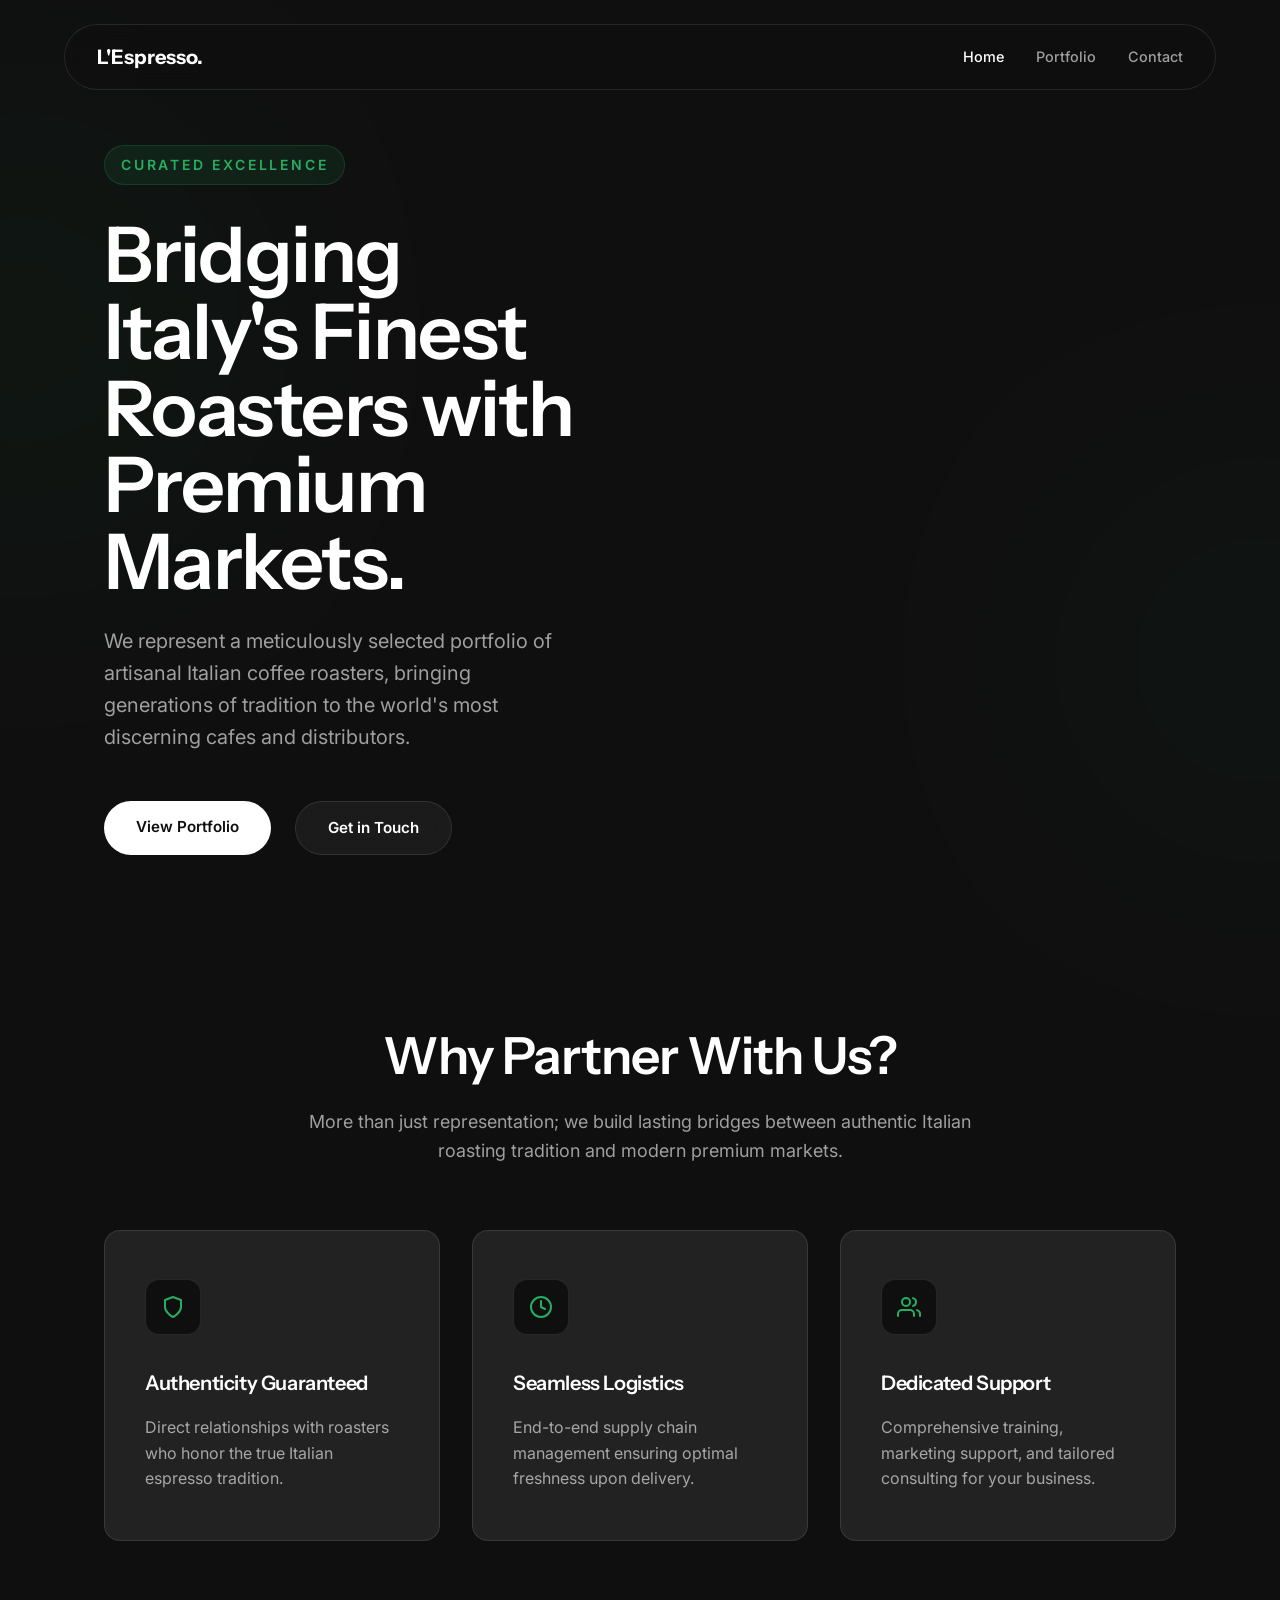
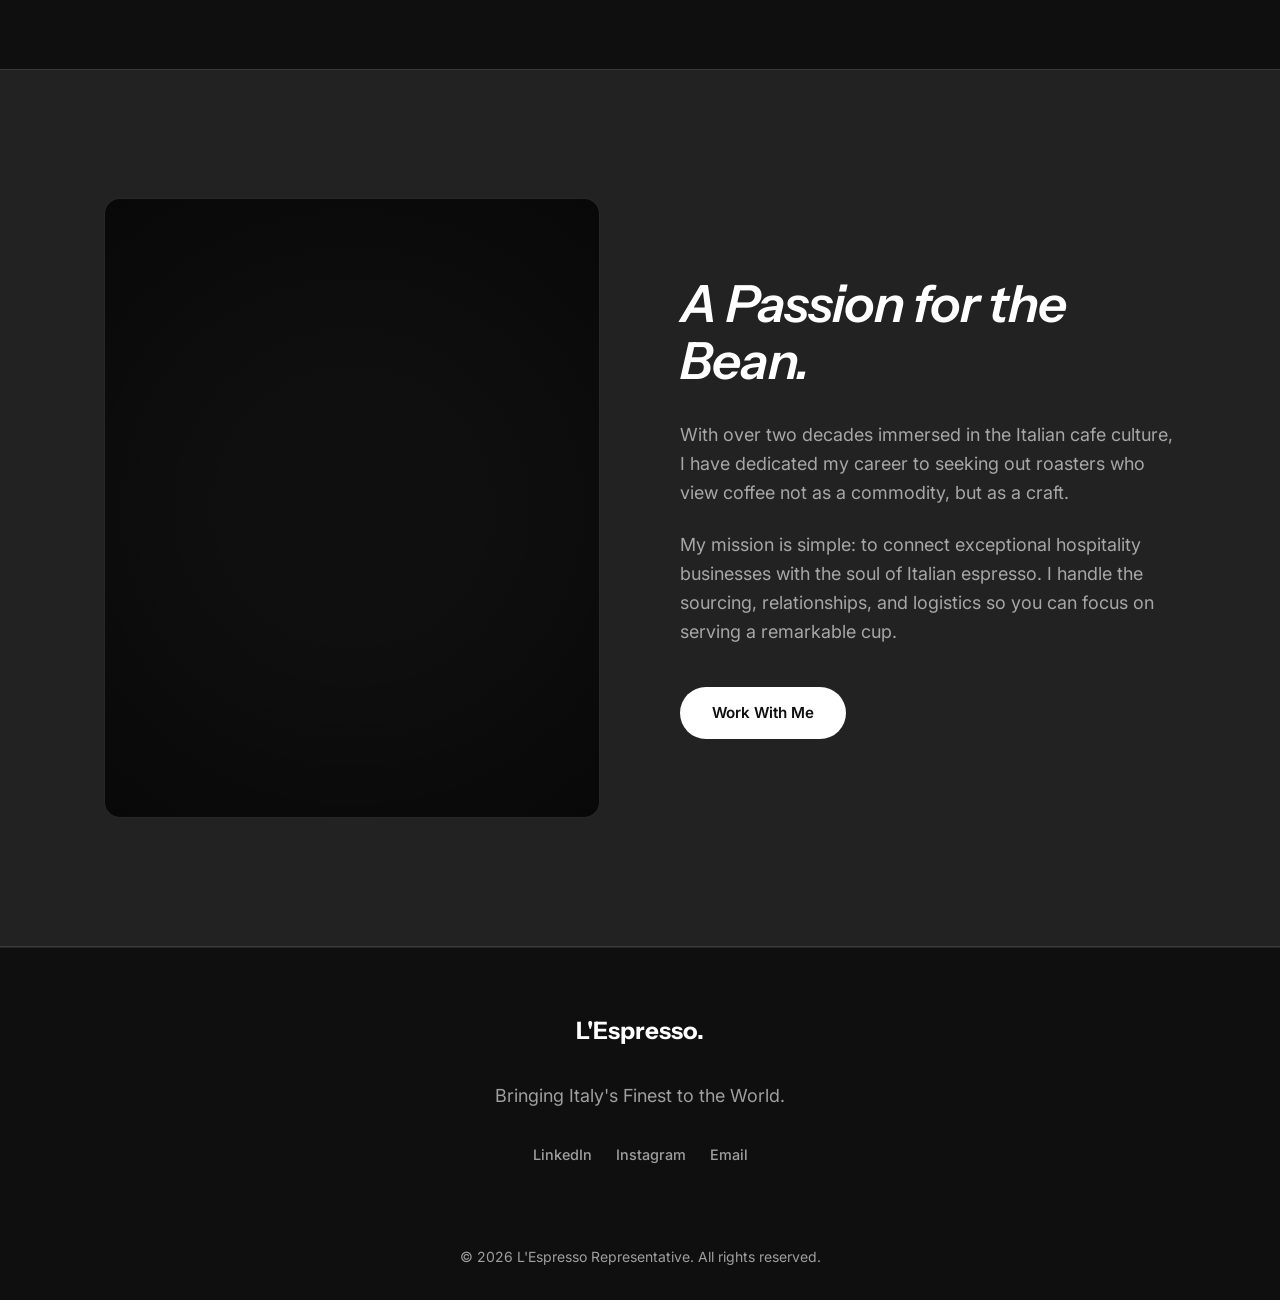
<file: index.html>
<!DOCTYPE html>
<html lang="en">

<head>
    <meta charset="UTF-8">
    <meta name="viewport" content="width=device-width, initial-scale=1.0">
    <title>Italian Coffee Representative | Premium Portfolio</title>
    <meta name="description" content="Representing the finest Italian coffee roasters for the discerning market.">

    <!-- Google Fonts: Playfair Display & Inter -->
    <link rel="preconnect" href="https://fonts.googleapis.com">
    <link rel="preconnect" href="https://fonts.gstatic.com" crossorigin>
    <link
        href="https://fonts.googleapis.com/css2?family=Inter:wght@300;400;500&family=Playfair+Display:ital,wght@0,400;0,500;0,600;1,400&display=swap"
        rel="stylesheet">

    <link rel="stylesheet" href="styles/main.css">
    <link rel="stylesheet" href="styles/home.css">
</head>

<body>

    <!-- Navigation -->
    <nav>
        <div class="container">
            <a href="index.html" class="logo">L'Espresso.</a>

            <ul class="nav-links">
                <li><a href="index.html" class="active">Home</a></li>
                <li><a href="companies.html">Portfolio</a></li>
                <li><a href="contact.html">Contact</a></li>
            </ul>

            <button class="mobile-menu-btn" aria-label="Toggle menu">
                <span></span>
                <span></span>
                <span></span>
            </button>
        </div>
    </nav>

    <main>
        <!-- Background Ambient Glow -->
        <div class="glow-blur" style="top: 20%; left: -10%;"></div>
        <div class="glow-blur" style="bottom: 10%; right: -10%; opacity: 0.1;"></div>

        <!-- Hero Section -->
        <section class="hero">
            <div class="container hero-content">
                <div class="hero-text animate-on-scroll">
                    <span class="eyebrow">Curated Excellence</span>
                    <h1>Bridging Italy's Finest Roasters with Premium Markets.</h1>
                    <p>We represent a meticulously selected portfolio of artisanal Italian coffee roasters, bringing
                        generations of tradition to the world's most discerning cafes and distributors.</p>
                    <div class="hero-actions">
                        <a href="companies.html" class="btn btn-primary">View Portfolio</a>
                        <a href="contact.html" class="btn btn-outline">Get in Touch</a>
                    </div>
                </div>
                <!-- Image goes here in CSS -->
            </div>
        </section>

        <!-- Value Proposition Section -->
        <section class="value-prop section">
            <div class="container">
                <div class="section-header text-center animate-on-scroll">
                    <h2>Why Partner With Us?</h2>
                    <p>More than just representation; we build lasting bridges between authentic Italian roasting
                        tradition and modern premium markets.</p>
                </div>

                <div class="features-grid">
                    <div class="feature-card animate-on-scroll">
                        <div class="feature-icon">
                            <!-- SVG for authenticity -->
                            <svg xmlns="http://www.w3.org/2000/svg" width="24" height="24" viewBox="0 0 24 24"
                                fill="none" stroke="currentColor" stroke-width="2" stroke-linecap="round"
                                stroke-linejoin="round">
                                <path d="M12 22s8-4 8-10V5l-8-3-8 3v7c0 6 8 10 8 10z"></path>
                            </svg>
                        </div>
                        <h3>Authenticity Guaranteed</h3>
                        <p>Direct relationships with roasters who honor the true Italian espresso tradition.</p>
                    </div>

                    <div class="feature-card animate-on-scroll" style="transition-delay: 0.1s;">
                        <div class="feature-icon">
                            <!-- SVG for logistics -->
                            <svg xmlns="http://www.w3.org/2000/svg" width="24" height="24" viewBox="0 0 24 24"
                                fill="none" stroke="currentColor" stroke-width="2" stroke-linecap="round"
                                stroke-linejoin="round">
                                <circle cx="12" cy="12" r="10"></circle>
                                <polyline points="12 6 12 12 16 14"></polyline>
                            </svg>
                        </div>
                        <h3>Seamless Logistics</h3>
                        <p>End-to-end supply chain management ensuring optimal freshness upon delivery.</p>
                    </div>

                    <div class="feature-card animate-on-scroll" style="transition-delay: 0.2s;">
                        <div class="feature-icon">
                            <!-- SVG for partnership -->
                            <svg xmlns="http://www.w3.org/2000/svg" width="24" height="24" viewBox="0 0 24 24"
                                fill="none" stroke="currentColor" stroke-width="2" stroke-linecap="round"
                                stroke-linejoin="round">
                                <path d="M17 21v-2a4 4 0 0 0-4-4H5a4 4 0 0 0-4 4v2"></path>
                                <circle cx="9" cy="7" r="4"></circle>
                                <path d="M23 21v-2a4 4 0 0 0-3-3.87"></path>
                                <path d="M16 3.13a4 4 0 0 1 0 7.75"></path>
                            </svg>
                        </div>
                        <h3>Dedicated Support</h3>
                        <p>Comprehensive training, marketing support, and tailored consulting for your business.</p>
                    </div>
                </div>
            </div>
        </section>

        <!-- About Representative Section -->
        <section class="about section bg-secondary">
            <div class="container about-container">
                <div class="about-image animate-on-scroll">
                    <!-- Placeholder color in CSS -->
                    <div class="image-wrapper"></div>
                </div>
                <div class="about-text animate-on-scroll">
                    <h2>A Passion for the Bean.</h2>
                    <p>With over two decades immersed in the Italian cafe culture, I have dedicated my career to seeking
                        out roasters who view coffee not as a commodity, but as a craft.</p>
                    <p>My mission is simple: to connect exceptional hospitality businesses with the soul of Italian
                        espresso. I handle the sourcing, relationships, and logistics so you can focus on serving a
                        remarkable cup.</p>
                    <a href="contact.html" class="btn btn-primary" style="margin-top: 1rem;">Work With Me</a>
                </div>
            </div>
        </section>
    </main>

    <!-- Footer -->
    <footer>
        <div class="container">
            <div class="footer-content">
                <a href="index.html" class="footer-logo">L'Espresso.</a>
                <p>Bringing Italy's Finest to the World.</p>
                <div class="social-links">
                    <a href="#" aria-label="LinkedIn">LinkedIn</a>
                    <a href="#" aria-label="Instagram">Instagram</a>
                    <a href="mailto:contact@example.com">Email</a>
                </div>
            </div>
            <div class="footer-bottom">
                &copy; <span id="year">2026</span> L'Espresso Representative. All rights reserved.
            </div>
        </div>
    </footer>

    <script src="scripts/main.js"></script>
    <script>document.getElementById('year').textContent = new Date().getFullYear();</script>
</body>

</html>
</file>
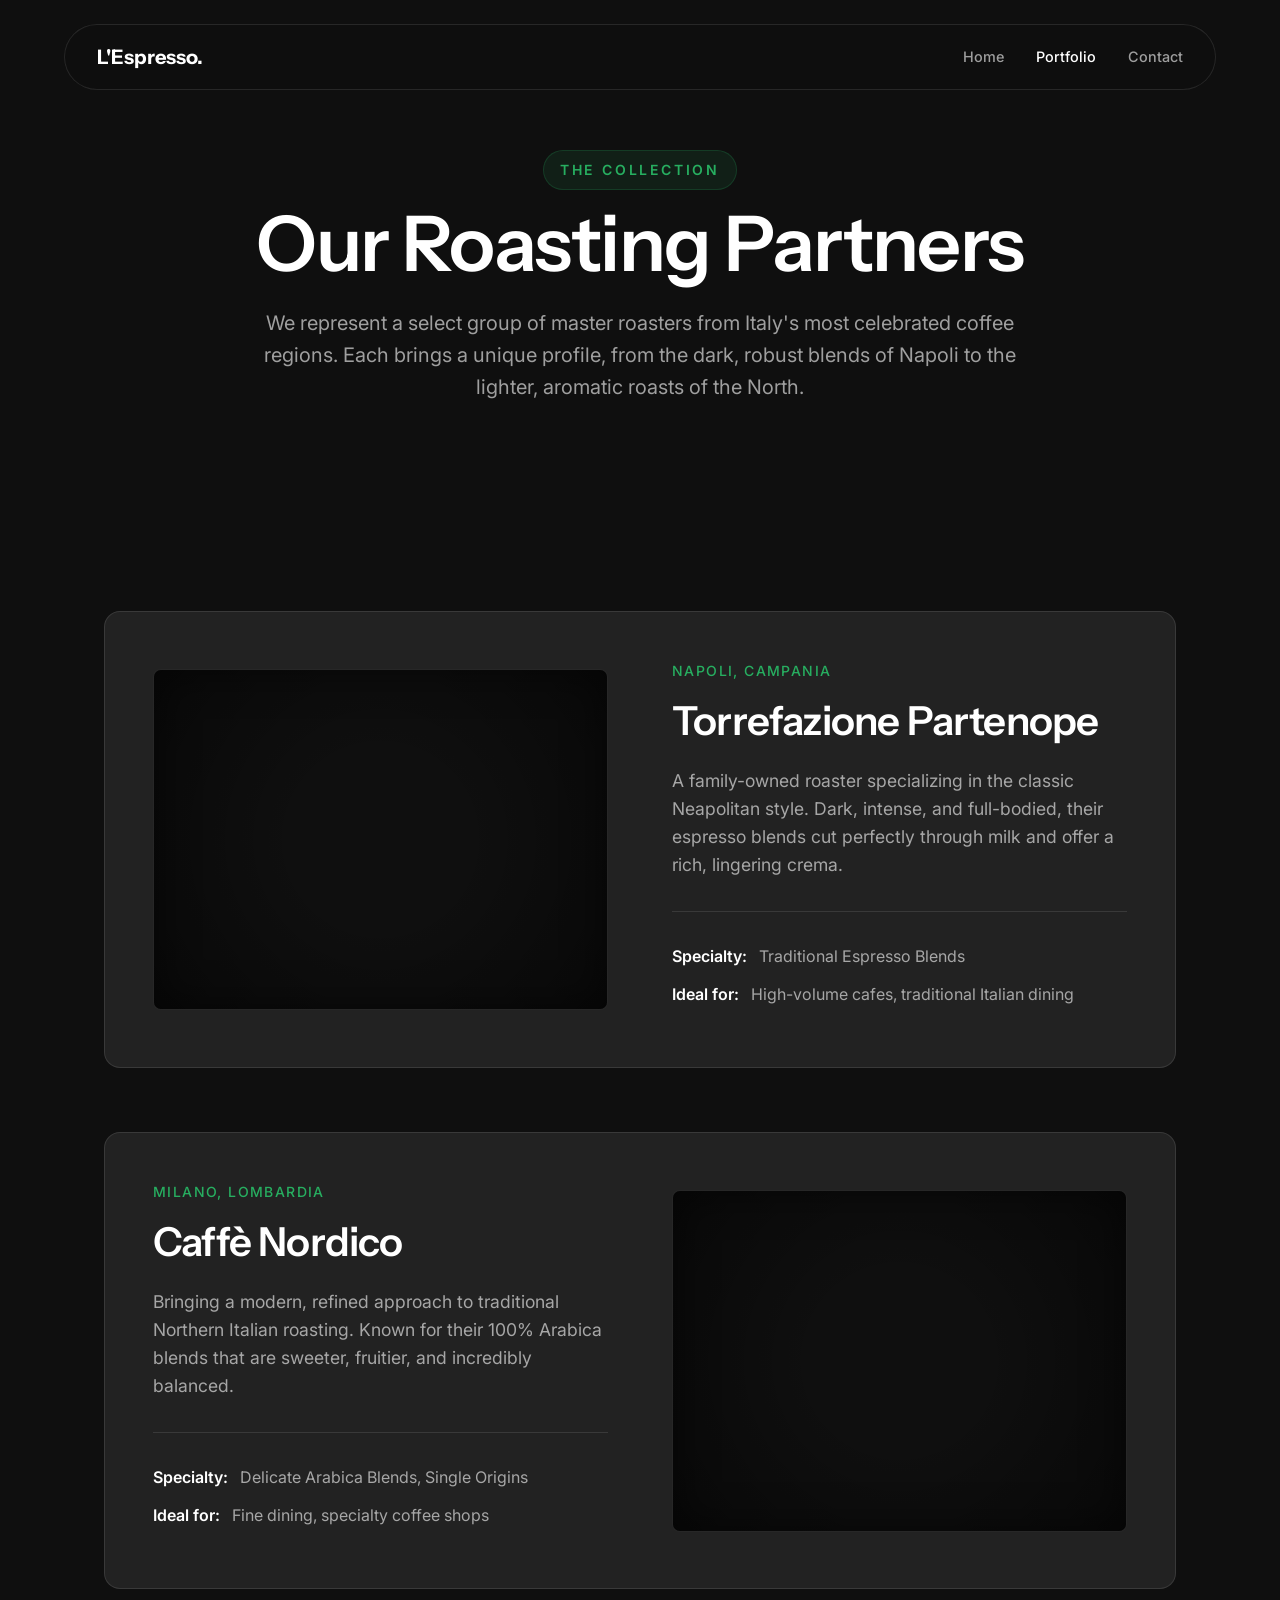
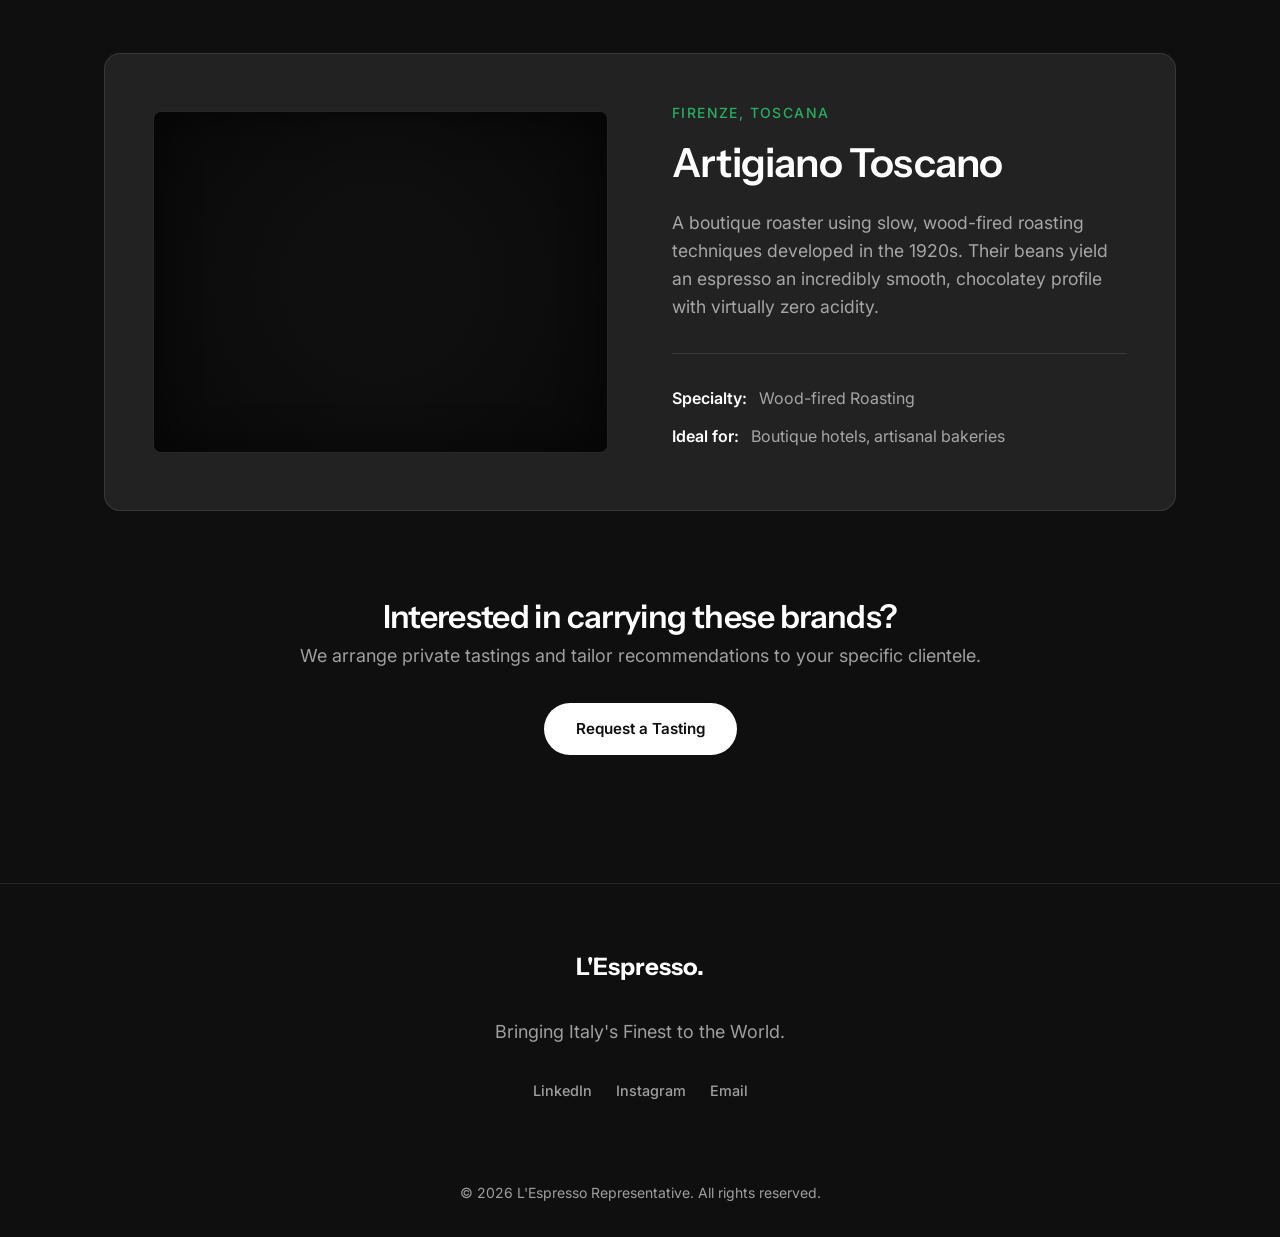
<file: companies.html>
<!DOCTYPE html>
<html lang="en">

<head>
    <meta charset="UTF-8">
    <meta name="viewport" content="width=device-width, initial-scale=1.0">
    <title>Portfolio | Italian Coffee Representative</title>
    <meta name="description" content="Discover the artisanal Italian coffee roasters we represent.">

    <link rel="preconnect" href="https://fonts.googleapis.com">
    <link rel="preconnect" href="https://fonts.gstatic.com" crossorigin>
    <link
        href="https://fonts.googleapis.com/css2?family=Inter:wght@300;400;500&family=Playfair+Display:ital,wght@0,400;0,500;0,600;1,400&display=swap"
        rel="stylesheet">

    <link rel="stylesheet" href="styles/main.css">
    <link rel="stylesheet" href="styles/portfolio.css">
</head>

<body>

    <!-- Navigation -->
    <nav>
        <div class="container">
            <a href="index.html" class="logo">L'Espresso.</a>

            <ul class="nav-links">
                <li><a href="index.html">Home</a></li>
                <li><a href="companies.html" class="active">Portfolio</a></li>
                <li><a href="contact.html">Contact</a></li>
            </ul>

            <button class="mobile-menu-btn" aria-label="Toggle menu">
                <span></span>
                <span></span>
                <span></span>
            </button>
        </div>
    </nav>

    <main>
        <!-- Page Header -->
        <header class="page-header section bg-secondary">
            <div class="container text-center animate-on-scroll">
                <span class="eyebrow">The Collection</span>
                <h1>Our Roasting Partners</h1>
                <p>We represent a select group of master roasters from Italy's most celebrated coffee regions. Each
                    brings a unique profile, from the dark, robust blends of Napoli to the lighter, aromatic roasts of
                    the North.</p>
            </div>
        </header>

        <!-- Portfolio Grid -->
        <section class="portfolio-section section">
            <div class="container">
                <div class="portfolio-grid">

                    <!-- Roaster 1 -->
                    <div class="roaster-card animate-on-scroll">
                        <div class="roaster-image">
                            <!-- Placeholder -->
                            <div class="img-placeholder" style="background-color: #E6DFD6;"></div>
                        </div>
                        <div class="roaster-content">
                            <span class="region">Napoli, Campania</span>
                            <h2>Torrefazione Partenope</h2>
                            <p>A family-owned roaster specializing in the classic Neapolitan style. Dark, intense, and
                                full-bodied, their espresso blends cut perfectly through milk and offer a rich,
                                lingering crema.</p>
                            <ul class="specs">
                                <li><strong>Specialty:</strong> Traditional Espresso Blends</li>
                                <li><strong>Ideal for:</strong> High-volume cafes, traditional Italian dining</li>
                            </ul>
                        </div>
                    </div>

                    <!-- Roaster 2 -->
                    <div class="roaster-card animate-on-scroll">
                        <div class="roaster-image">
                            <!-- Placeholder -->
                            <div class="img-placeholder" style="background-color: #D4A373;"></div>
                        </div>
                        <div class="roaster-content">
                            <span class="region">Milano, Lombardia</span>
                            <h2>Caffè Nordico</h2>
                            <p>Bringing a modern, refined approach to traditional Northern Italian roasting. Known for
                                their 100% Arabica blends that are sweeter, fruitier, and incredibly balanced.</p>
                            <ul class="specs">
                                <li><strong>Specialty:</strong> Delicate Arabica Blends, Single Origins</li>
                                <li><strong>Ideal for:</strong> Fine dining, specialty coffee shops</li>
                            </ul>
                        </div>
                    </div>

                    <!-- Roaster 3 -->
                    <div class="roaster-card animate-on-scroll">
                        <div class="roaster-image">
                            <!-- Placeholder -->
                            <div class="img-placeholder" style="background-color: #3B2F2F;"></div>
                        </div>
                        <div class="roaster-content">
                            <span class="region">Firenze, Toscana</span>
                            <h2>Artigiano Toscano</h2>
                            <p>A boutique roaster using slow, wood-fired roasting techniques developed in the 1920s.
                                Their beans yield an espresso an incredibly smooth, chocolatey profile with virtually
                                zero acidity.</p>
                            <ul class="specs">
                                <li><strong>Specialty:</strong> Wood-fired Roasting</li>
                                <li><strong>Ideal for:</strong> Boutique hotels, artisanal bakeries</li>
                            </ul>
                        </div>
                    </div>

                </div>

                <div class="text-center animate-on-scroll" style="margin-top: 5rem;">
                    <h3>Interested in carrying these brands?</h3>
                    <p style="margin-bottom: 2rem;">We arrange private tastings and tailor recommendations to your
                        specific clientele.</p>
                    <a href="contact.html" class="btn btn-primary">Request a Tasting</a>
                </div>
            </div>
        </section>
    </main>

    <!-- Footer -->
    <footer>
        <div class="container">
            <div class="footer-content">
                <a href="index.html" class="footer-logo">L'Espresso.</a>
                <p>Bringing Italy's Finest to the World.</p>
                <div class="social-links">
                    <a href="#" aria-label="LinkedIn">LinkedIn</a>
                    <a href="#" aria-label="Instagram">Instagram</a>
                    <a href="mailto:contact@example.com">Email</a>
                </div>
            </div>
            <div class="footer-bottom">
                &copy; <span id="year"></span> L'Espresso Representative. All rights reserved.
            </div>
        </div>
    </footer>

    <script src="scripts/main.js"></script>
    <script>document.getElementById('year').textContent = new Date().getFullYear();</script>
</body>

</html>
</file>
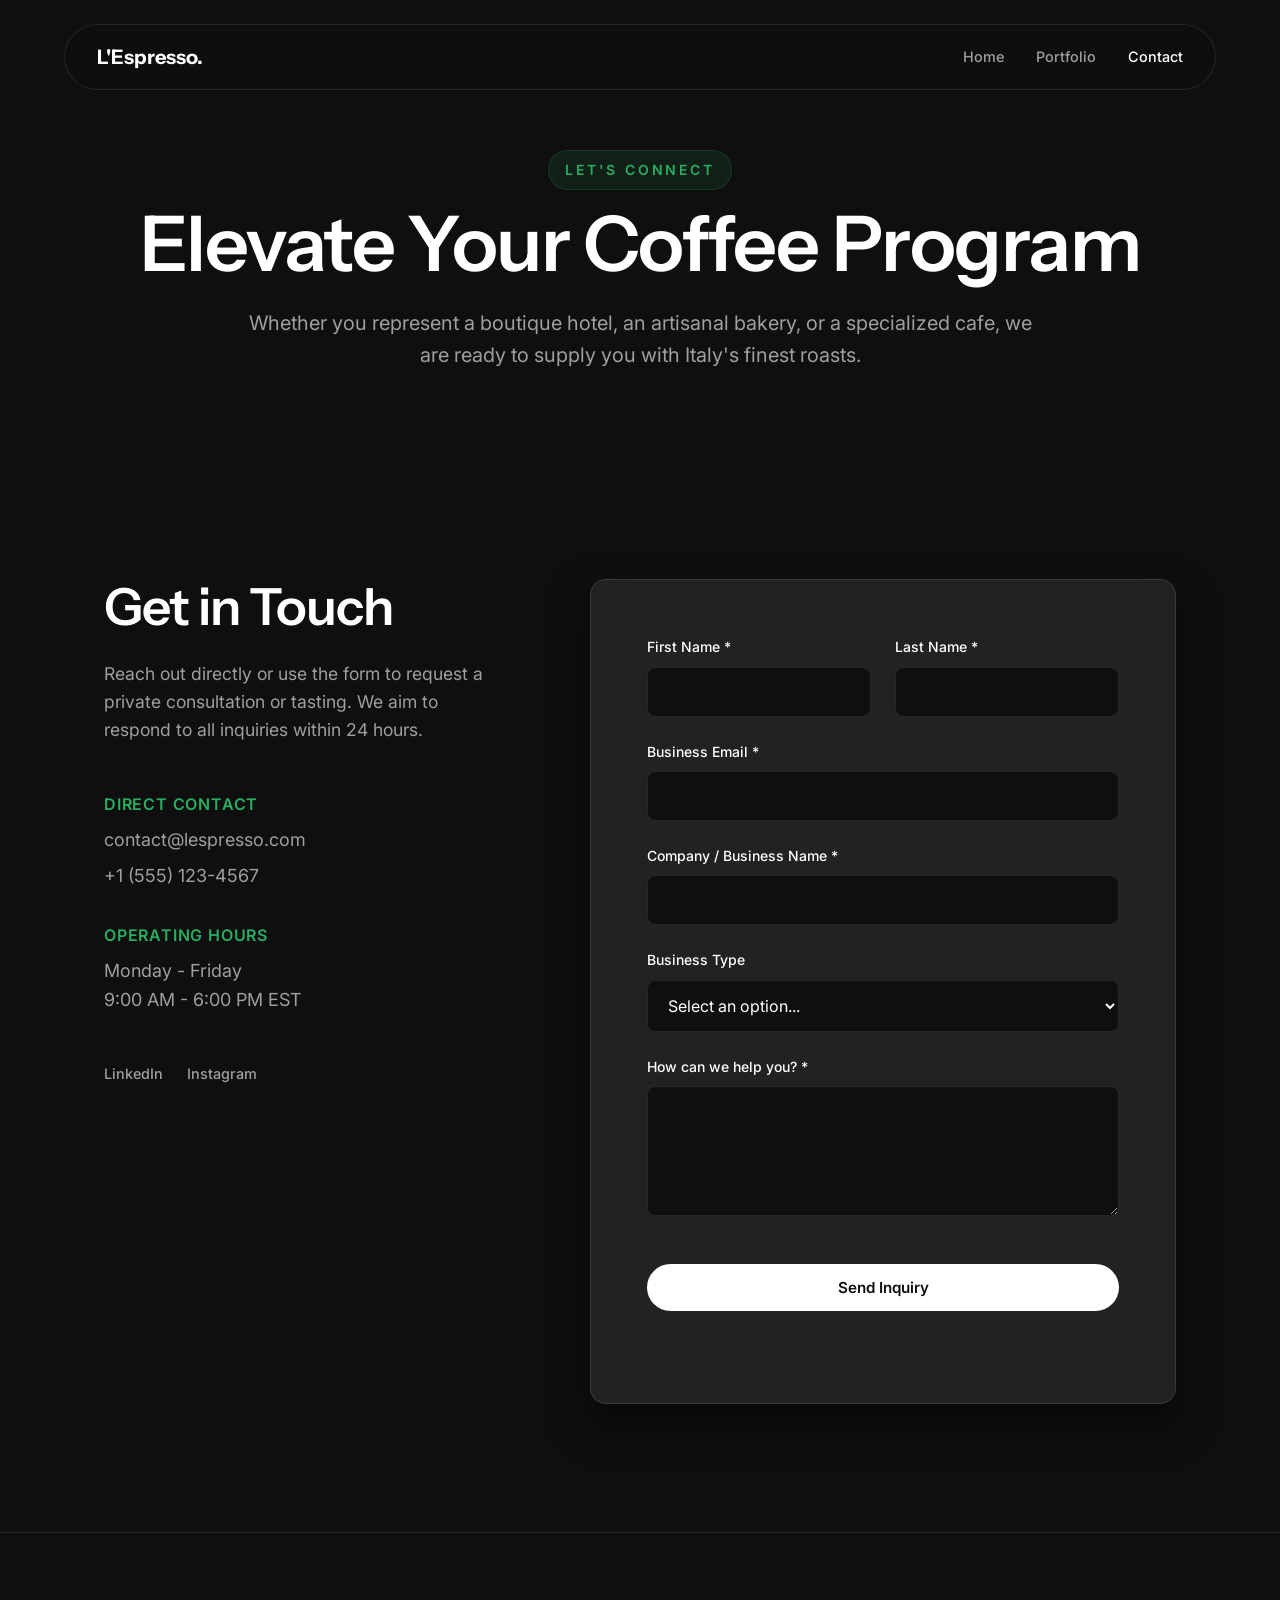
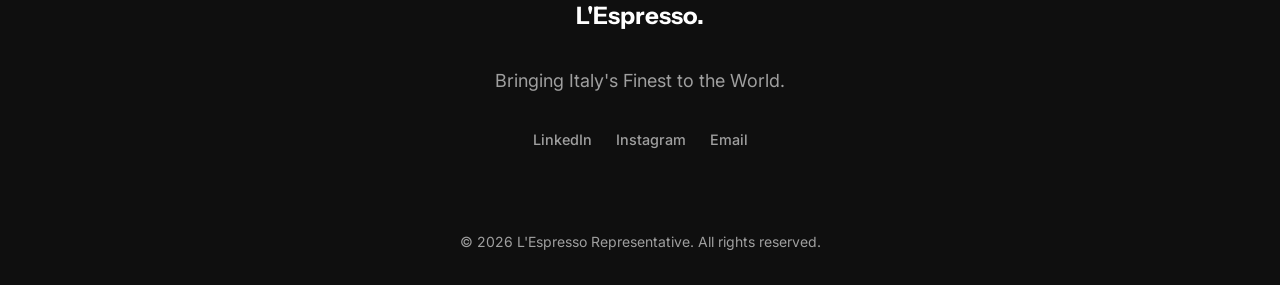
<file: contact.html>
<!DOCTYPE html>
<html lang="en">

<head>
    <meta charset="UTF-8">
    <meta name="viewport" content="width=device-width, initial-scale=1.0">
    <title>Contact | Italian Coffee Representative</title>
    <meta name="description" content="Get in touch to elevate your coffee program.">

    <link rel="preconnect" href="https://fonts.googleapis.com">
    <link rel="preconnect" href="https://fonts.gstatic.com" crossorigin>
    <link
        href="https://fonts.googleapis.com/css2?family=Inter:wght@300;400;500&family=Playfair+Display:ital,wght@0,400;0,500;0,600;1,400&display=swap"
        rel="stylesheet">

    <link rel="stylesheet" href="styles/main.css">
    <link rel="stylesheet" href="styles/contact.css">
</head>

<body>

    <!-- Navigation -->
    <nav>
        <div class="container">
            <a href="index.html" class="logo">L'Espresso.</a>

            <ul class="nav-links">
                <li><a href="index.html">Home</a></li>
                <li><a href="companies.html">Portfolio</a></li>
                <li><a href="contact.html" class="active">Contact</a></li>
            </ul>

            <button class="mobile-menu-btn" aria-label="Toggle menu">
                <span></span>
                <span></span>
                <span></span>
            </button>
        </div>
    </nav>

    <main>
        <!-- Page Header -->
        <header class="page-header section bg-main">
            <div class="container text-center animate-on-scroll">
                <span class="eyebrow">Let's Connect</span>
                <h1>Elevate Your Coffee Program</h1>
                <p>Whether you represent a boutique hotel, an artisanal bakery, or a specialized cafe, we are ready to
                    supply you with Italy's finest roasts.</p>
            </div>
        </header>

        <!-- Contact Section -->
        <section class="contact-section section bg-secondary">
            <div class="container contact-container">

                <div class="contact-info animate-on-scroll">
                    <h2>Get in Touch</h2>
                    <p>Reach out directly or use the form to request a private consultation or tasting. We aim to
                        respond to all inquiries within 24 hours.</p>

                    <div class="info-group">
                        <h3>Direct Contact</h3>
                        <p><a href="mailto:contact@lespresso.com">contact@lespresso.com</a></p>
                        <p><a href="tel:+15551234567">+1 (555) 123-4567</a></p>
                    </div>

                    <div class="info-group">
                        <h3>Operating Hours</h3>
                        <p>Monday - Friday<br>9:00 AM - 6:00 PM EST</p>
                    </div>

                    <div class="social-links info-social">
                        <a href="#" aria-label="LinkedIn">LinkedIn</a>
                        <a href="#" aria-label="Instagram">Instagram</a>
                    </div>
                </div>

                <div class="contact-form-wrapper animate-on-scroll">
                    <form id="inquiryForm" class="contact-form">
                        <div class="form-row">
                            <div class="form-group">
                                <label for="firstName">First Name *</label>
                                <input type="text" id="firstName" name="firstName" required aria-required="true">
                            </div>
                            <div class="form-group">
                                <label for="lastName">Last Name *</label>
                                <input type="text" id="lastName" name="lastName" required aria-required="true">
                            </div>
                        </div>

                        <div class="form-group">
                            <label for="email">Business Email *</label>
                            <input type="email" id="email" name="email" required aria-required="true">
                        </div>

                        <div class="form-group">
                            <label for="company">Company / Business Name *</label>
                            <input type="text" id="company" name="company" required aria-required="true">
                        </div>

                        <div class="form-group">
                            <label for="businessType">Business Type</label>
                            <select id="businessType" name="businessType">
                                <option value="" disabled selected>Select an option...</option>
                                <option value="cafe">Cafe / Coffee Shop</option>
                                <option value="restaurant">Restaurant</option>
                                <option value="hotel">Hotel / Hospitality</option>
                                <option value="distributor">Distributor</option>
                                <option value="other">Other</option>
                            </select>
                        </div>

                        <div class="form-group">
                            <label for="message">How can we help you? *</label>
                            <textarea id="message" name="message" rows="5" required aria-required="true"></textarea>
                        </div>

                        <button type="submit" class="btn btn-primary btn-submit">Send Inquiry</button>

                        <div id="formStatus" class="form-status" aria-live="polite"></div>
                    </form>
                </div>
            </div>
        </section>
    </main>

    <!-- Footer -->
    <footer>
        <div class="container">
            <div class="footer-content">
                <a href="index.html" class="footer-logo">L'Espresso.</a>
                <p>Bringing Italy's Finest to the World.</p>
                <div class="social-links">
                    <a href="#" aria-label="LinkedIn">LinkedIn</a>
                    <a href="#" aria-label="Instagram">Instagram</a>
                    <a href="mailto:contact@example.com">Email</a>
                </div>
            </div>
            <div class="footer-bottom">
                &copy; <span id="year"></span> L'Espresso Representative. All rights reserved.
            </div>
        </div>
    </footer>

    <script src="scripts/main.js"></script>
    <script>
        document.getElementById('year').textContent = new Date().getFullYear();

        // Simple Form Interaction
        const form = document.getElementById('inquiryForm');
        const status = document.getElementById('formStatus');

        if (form) {
            form.addEventListener('submit', (e) => {
                e.preventDefault();
                const btn = form.querySelector('.btn-submit');
                const originalText = btn.textContent;

                btn.textContent = 'Sending...';
                btn.disabled = true;

                // Simulate API call
                setTimeout(() => {
                    status.textContent = 'Thank you for your inquiry. We will be in touch shortly.';
                    status.className = 'form-status success';
                    form.reset();
                    btn.textContent = originalText;
                    btn.disabled = false;

                    setTimeout(() => {
                        status.textContent = '';
                        status.className = 'form-status';
                    }, 5000);
                }, 1500);
            });
        }
    </script>
</body>

</html>
</file>
<file: styles/main.css>
@import url('https://fonts.googleapis.com/css2?family=Instrument+Sans:ital,wght@0,400..700;1,400..700&family=Inter:wght@300;400;500;600&display=swap');

:root {
    --bg-main: #0f0f0f;
    /* Deep black background */
    --bg-secondary: #222222;
    /* Card/Elevated background */
    --bg-tertiary: #ffffff1f;
    /* Subtle overlay */

    --text-primary: #ffffff;
    /* Crisp white */
    --text-secondary: #00000080;
    /* We'll use a muted white/grey instead for dark mode */
    --text-muted: rgba(255, 255, 255, 0.6);

    --accent: #27AE60;
    /* Neon Green accent from Framer template */
    --accent-hover: #1e874b;
    --border: rgba(255, 255, 255, 0.1);
    /* Subtle borders */

    --font-heading: 'Instrument Sans', sans-serif;
    --font-body: 'Inter', sans-serif;

    --transition: all 0.3s cubic-bezier(0.16, 1, 0.3, 1);
    --radius-sm: 8px;
    --radius-md: 16px;
    --radius-pilled: 100px;
}

* {
    margin: 0;
    padding: 0;
    box-sizing: border-box;
}

body {
    font-family: var(--font-body);
    background-color: var(--bg-main);
    color: var(--text-primary);
    line-height: 1.6;
    -webkit-font-smoothing: antialiased;
    -moz-osx-font-smoothing: grayscale;
}

h1,
h2,
h3,
h4 {
    font-family: var(--font-heading);
    font-weight: 600;
    color: var(--text-primary);
    letter-spacing: -0.02em;
}

a {
    text-decoration: none;
    color: inherit;
    transition: var(--transition);
}

img {
    max-width: 100%;
    height: auto;
    display: block;
}

/* Utilities */
.container {
    width: 100%;
    max-width: 1200px;
    margin: 0 auto;
    padding: 0 5%;
}

.section {
    padding: 8rem 0;
}

/* Base structural glow */
.glow-blur {
    position: absolute;
    width: 300px;
    height: 300px;
    background: var(--accent);
    filter: blur(150px);
    opacity: 0.15;
    border-radius: 50%;
    z-index: -1;
    pointer-events: none;
}

/* Typography Scale */
h1 {
    font-size: clamp(3rem, 6vw, 5rem);
    line-height: 1;
}

h2 {
    font-size: clamp(2rem, 4vw, 3.5rem);
    line-height: 1.1;
}

h3 {
    font-size: clamp(1.5rem, 3vw, 2rem);
}

p {
    font-size: 1.125rem;
    color: var(--text-muted);
}

/* Buttons */
.btn {
    display: inline-block;
    padding: 0.875rem 2rem;
    font-family: var(--font-body);
    font-size: 0.95rem;
    font-weight: 600;
    transition: var(--transition);
    cursor: pointer;
    border: none;
    background: transparent;
    border-radius: var(--radius-pilled);
    text-align: center;
}

.btn-primary {
    background-color: var(--text-primary);
    color: var(--bg-main);
}

.btn-primary:hover {
    transform: translateY(-2px);
    box-shadow: 0 4px 20px rgba(255, 255, 255, 0.2);
}

.btn-outline {
    border: 1px solid var(--border);
    color: var(--text-primary);
    background-color: rgba(255, 255, 255, 0.05);
    backdrop-filter: blur(10px);
}

.btn-outline:hover {
    background-color: var(--bg-tertiary);
    border-color: rgba(255, 255, 255, 0.2);
}

/* Navigation - Redesigned 'pill' style common in framer */
nav {
    position: fixed;
    top: 24px;
    left: 50%;
    transform: translateX(-50%);
    width: 90%;
    max-width: 1200px;
    background: rgba(15, 15, 15, 0.7);
    backdrop-filter: blur(20px);
    -webkit-backdrop-filter: blur(20px);
    z-index: 1000;
    border: 1px solid var(--border);
    border-radius: var(--radius-pilled);
    transition: var(--transition);
}

nav .container {
    display: flex;
    justify-content: space-between;
    align-items: center;
    height: 64px;
    padding: 0 2rem;
}

.logo {
    font-family: var(--font-heading);
    font-size: 1.25rem;
    font-weight: 700;
    color: var(--text-primary);
}

.logo span {
    color: var(--accent);
}

.nav-links {
    display: flex;
    gap: 2rem;
    list-style: none;
}

.nav-links a {
    font-size: 0.9rem;
    font-weight: 500;
    color: var(--text-muted);
}

.nav-links a:hover,
.nav-links a.active {
    color: var(--text-primary);
}

.mobile-menu-btn {
    display: none;
    background: none;
    border: none;
    cursor: pointer;
    padding: 0.5rem;
}

.mobile-menu-btn span {
    display: block;
    width: 24px;
    height: 2px;
    background-color: var(--text-primary);
    margin: 5px 0;
    transition: var(--transition);
}

/* Footer */
footer {
    background-color: var(--bg-main);
    padding: 4rem 0 2rem;
    text-align: center;
    border-top: 1px solid var(--border);
}

.footer-content {
    display: flex;
    flex-direction: column;
    align-items: center;
    gap: 2rem;
    margin-bottom: 3rem;
}

.footer-logo {
    font-family: var(--font-heading);
    font-size: 1.5rem;
    font-weight: 700;
    color: var(--text-primary);
}

.social-links {
    display: flex;
    gap: 1.5rem;
}

.social-links a {
    color: var(--text-muted);
    font-size: 0.9rem;
    font-weight: 500;
}

.social-links a:hover {
    color: var(--accent);
}

.footer-bottom {
    font-size: 0.875rem;
    color: var(--text-muted);
    padding-top: 2rem;
}

/* Responsive */
@media (max-width: 768px) {
    nav {
        top: 12px;
        width: 95%;
        border-radius: 20px;
    }

    .nav-links {
        display: none;
        position: absolute;
        top: 76px;
        left: 0;
        width: 100%;
        background-color: var(--bg-secondary);
        border: 1px solid var(--border);
        border-radius: var(--radius-md);
        flex-direction: column;
        align-items: center;
        padding: 2rem 0;
        gap: 2rem;
    }

    .nav-links.active {
        display: flex;
    }

    .mobile-menu-btn {
        display: block;
    }

    .mobile-menu-btn.active span:nth-child(1) {
        transform: rotate(45deg) translate(5px, 5px);
    }

    .mobile-menu-btn.active span:nth-child(2) {
        opacity: 0;
    }

    .mobile-menu-btn.active span:nth-child(3) {
        transform: rotate(-45deg) translate(5px, -5px);
    }
}
</file>
<file: styles/home.css>
/* Home page specific styles */

.hero {
    min-height: 100vh;
    display: flex;
    align-items: center;
    padding-top: 100px;
    position: relative;
    overflow: hidden;
}

.hero-content {
    display: grid;
    grid-template-columns: 1fr 1fr;
    gap: 4rem;
    align-items: center;
}

.eyebrow {
    font-size: 0.875rem;
    font-weight: 600;
    text-transform: uppercase;
    letter-spacing: 0.2em;
    color: var(--accent);
    display: inline-flex;
    align-items: center;
    padding: 0.5rem 1rem;
    background: rgba(39, 174, 96, 0.1);
    /* Subtle green pill */
    border: 1px solid rgba(39, 174, 96, 0.2);
    border-radius: var(--radius-pilled);
    margin-bottom: 2rem;
}

.hero-text h1 {
    margin-bottom: 1.5rem;
}

.hero-text p {
    margin-bottom: 3rem;
    font-size: 1.25rem;
    max-width: 90%;
}

.hero-actions {
    display: flex;
    gap: 1.5rem;
}

/* Value Props */
.text-center {
    text-align: center;
}

.section-header {
    max-width: 700px;
    margin: 0 auto 4rem;
}

.section-header h2 {
    margin-bottom: 1.5rem;
}

.features-grid {
    display: grid;
    grid-template-columns: repeat(3, 1fr);
    gap: 2rem;
}

.feature-card {
    background: var(--bg-secondary);
    padding: 3rem 2.5rem;
    border-radius: var(--radius-md);
    border: 1px solid var(--border);
    transition: transform 0.3s cubic-bezier(0.16, 1, 0.3, 1), box-shadow 0.3s ease;
    text-align: left;
    position: relative;
    overflow: hidden;
}

.feature-card::before {
    content: '';
    position: absolute;
    top: 0;
    left: 0;
    width: 100%;
    height: 100%;
    background: linear-gradient(135deg, rgba(255, 255, 255, 0.05) 0%, transparent 100%);
    opacity: 0;
    transition: opacity 0.3s ease;
}

.feature-card:hover {
    transform: translateY(-5px);
    box-shadow: 0 20px 40px rgba(0, 0, 0, 0.5);
    border-color: rgba(255, 255, 255, 0.2);
}

.feature-card:hover::before {
    opacity: 1;
}

.feature-icon {
    width: 56px;
    height: 56px;
    border-radius: 14px;
    background-color: var(--bg-main);
    display: flex;
    align-items: center;
    justify-content: center;
    margin-bottom: 2rem;
    color: var(--accent);
    border: 1px solid var(--border);
}

.feature-card h3 {
    margin-bottom: 1rem;
    font-size: 1.25rem;
}

.feature-card p {
    font-size: 1rem;
}

/* About Section */
.bg-secondary {
    background-color: var(--bg-secondary);
    border-top: 1px solid var(--border);
    border-bottom: 1px solid var(--border);
}

.about-container {
    display: grid;
    grid-template-columns: 1fr 1fr;
    gap: 5rem;
    align-items: center;
}

.about-image .image-wrapper {
    aspect-ratio: 4/5;
    background-color: var(--bg-main);
    border: 1px solid var(--border);
    border-radius: var(--radius-md);
    position: relative;
    overflow: hidden;
}

.about-image .image-wrapper::after {
    content: '';
    position: absolute;
    inset: 0;
    background: radial-gradient(circle at center, transparent 30%, rgba(0, 0, 0, 0.8) 150%);
    z-index: 1;
}

.about-text h2 {
    margin-bottom: 2rem;
    font-style: italic;
    color: var(--text-primary);
}

.about-text p {
    margin-bottom: 1.5rem;
}

/* Animations defined */
.animate-on-scroll {
    opacity: 0;
    transform: translateY(20px);
    transition: opacity 0.8s cubic-bezier(0.16, 1, 0.3, 1), transform 0.8s cubic-bezier(0.16, 1, 0.3, 1);
}

.animate-on-scroll.fade-in {
    opacity: 1;
    transform: translateY(0);
}

/* Responsive */
@media (max-width: 992px) {

    .hero-content,
    .about-container {
        grid-template-columns: 1fr;
        text-align: center;
    }

    .hero-text p {
        margin: 0 auto 3rem;
    }

    .hero-actions {
        justify-content: center;
    }

    .features-grid {
        grid-template-columns: 1fr 1fr;
    }

    .feature-card {
        text-align: center;
    }

    .feature-icon {
        margin: 0 auto 2rem;
    }
}

@media (max-width: 768px) {
    .features-grid {
        grid-template-columns: 1fr;
    }

    .hero-actions {
        flex-direction: column;
    }
}
</file>
<file: styles/portfolio.css>
/* Portfolio/Companies Page specific styles */

.page-header {
    padding-top: 150px;
    padding-bottom: 80px;
}

.page-header h1 {
    margin-bottom: 1.5rem;
}

.page-header p {
    max-width: 800px;
    margin: 0 auto;
    font-size: 1.25rem;
}

.eyebrow {
    font-size: 0.875rem;
    font-weight: 600;
    text-transform: uppercase;
    letter-spacing: 0.2em;
    color: var(--accent);
    display: inline-flex;
    align-items: center;
    padding: 0.5rem 1rem;
    background: rgba(39, 174, 96, 0.1);
    border: 1px solid rgba(39, 174, 96, 0.2);
    border-radius: var(--radius-pilled);
    margin-bottom: 1rem;
}

.text-center {
    text-align: center;
}

.portfolio-grid {
    display: flex;
    flex-direction: column;
    gap: 4rem;
}

.roaster-card {
    display: grid;
    grid-template-columns: 1fr 1fr;
    gap: 4rem;
    align-items: center;
    background: var(--bg-secondary);
    padding: 3rem;
    border-radius: var(--radius-md);
    border: 1px solid var(--border);
    transition: transform 0.3s ease, box-shadow 0.3s ease;
}

.roaster-card:hover {
    transform: translateY(-5px);
    box-shadow: 0 20px 40px rgba(0, 0, 0, 0.5);
    border-color: rgba(255, 255, 255, 0.2);
}

/* Alternate layout for every other card */
.roaster-card:nth-child(even) .roaster-content {
    order: -1;
}

.roaster-image {
    width: 100%;
}

.img-placeholder {
    width: 100%;
    aspect-ratio: 4/3;
    background-color: var(--bg-main) !important;
    border: 1px solid var(--border);
    border-radius: var(--radius-sm);
    box-shadow: inset 0 0 40px rgba(0, 0, 0, 0.5);
    position: relative;
    overflow: hidden;
}

.img-placeholder::after {
    content: '';
    position: absolute;
    inset: 0;
    background: radial-gradient(circle at center, transparent 30%, rgba(0, 0, 0, 0.8) 150%);
}

.region {
    font-family: var(--font-body);
    font-size: 0.875rem;
    font-weight: 500;
    text-transform: uppercase;
    letter-spacing: 0.1em;
    color: var(--accent);
    display: block;
    margin-bottom: 1rem;
}

.roaster-content h2 {
    margin-bottom: 1.5rem;
    font-size: 2.5rem;
}

.roaster-content p {
    margin-bottom: 2rem;
    font-size: 1.1rem;
}

.specs {
    list-style: none;
    border-top: 1px solid var(--border);
    padding-top: 2rem;
}

.specs li {
    margin-bottom: 0.75rem;
    color: var(--text-muted);
}

.specs li strong {
    color: var(--text-primary);
    font-weight: 600;
    margin-right: 0.5rem;
}

/* Responsive */
@media (max-width: 992px) {
    .roaster-card {
        grid-template-columns: 1fr;
        gap: 3rem;
        padding: 2rem;
    }

    .roaster-card:nth-child(even) .roaster-content {
        order: 0;
        /* Reset ordering for mobile */
    }

    .roaster-content h2 {
        font-size: 2rem;
    }
}
</file>
<file: styles/contact.css>
/* Contact Page specific styles */

.page-header {
    padding-top: 150px;
    padding-bottom: 80px;
}

.page-header h1 {
    margin-bottom: 1.5rem;
}

.page-header p {
    max-width: 800px;
    margin: 0 auto;
    font-size: 1.25rem;
}

.eyebrow {
    font-size: 0.875rem;
    font-weight: 600;
    text-transform: uppercase;
    letter-spacing: 0.2em;
    color: var(--accent);
    display: inline-flex;
    align-items: center;
    padding: 0.5rem 1rem;
    background: rgba(39, 174, 96, 0.1);
    border: 1px solid rgba(39, 174, 96, 0.2);
    border-radius: var(--radius-pilled);
    margin-bottom: 1rem;
}

.text-center {
    text-align: center;
}

.contact-container {
    display: grid;
    grid-template-columns: 1fr 1.5fr;
    gap: 6rem;
}

.contact-info h2 {
    margin-bottom: 1.5rem;
}

.contact-info>p {
    margin-bottom: 3rem;
    font-size: 1.1rem;
}

.info-group {
    margin-bottom: 2rem;
}

.info-group h3 {
    font-size: 1rem;
    font-family: var(--font-body);
    font-weight: 600;
    margin-bottom: 0.5rem;
    text-transform: uppercase;
    letter-spacing: 0.05em;
    color: var(--accent);
}

.info-group p {
    margin-bottom: 0.5rem;
}

.info-group a:hover {
    color: var(--accent);
}

.info-social {
    margin-top: 3rem;
}

/* Form Styles */
.contact-form-wrapper {
    background-color: var(--bg-secondary);
    padding: 3.5rem;
    border-radius: var(--radius-md);
    box-shadow: 0 20px 40px rgba(0, 0, 0, 0.5);
    border: 1px solid var(--border);
}

.form-row {
    display: grid;
    grid-template-columns: 1fr 1fr;
    gap: 1.5rem;
}

.form-group {
    margin-bottom: 1.5rem;
}

label {
    display: block;
    font-size: 0.875rem;
    font-weight: 500;
    margin-bottom: 0.5rem;
    color: var(--text-primary);
}

input,
select,
textarea {
    width: 100%;
    padding: 0.875rem 1rem;
    background-color: var(--bg-main);
    border: 1px solid var(--border);
    border-radius: var(--radius-sm);
    font-family: var(--font-body);
    font-size: 1rem;
    color: var(--text-primary);
    transition: var(--transition);
}

input:focus,
select:focus,
textarea:focus {
    outline: none;
    border-color: var(--accent);
    background-color: #1a1a1a;
    box-shadow: 0 0 0 3px rgba(39, 174, 96, 0.1);
}

textarea {
    resize: vertical;
}

.form-group select option {
    background-color: var(--bg-main);
    color: var(--text-primary);
}

.btn-submit {
    width: 100%;
    margin-top: 1rem;
}

.btn-submit:disabled {
    opacity: 0.7;
    cursor: not-allowed;
}

.form-status {
    margin-top: 1rem;
    font-size: 0.875rem;
    text-align: center;
    min-height: 20px;
}

.form-status.success {
    color: var(--accent);
}

/* Responsive */
@media (max-width: 992px) {
    .contact-container {
        grid-template-columns: 1fr;
        gap: 4rem;
    }
}

@media (max-width: 768px) {
    .form-row {
        grid-template-columns: 1fr;
        gap: 0;
    }

    .contact-form-wrapper {
        padding: 2rem;
    }
}
</file>
